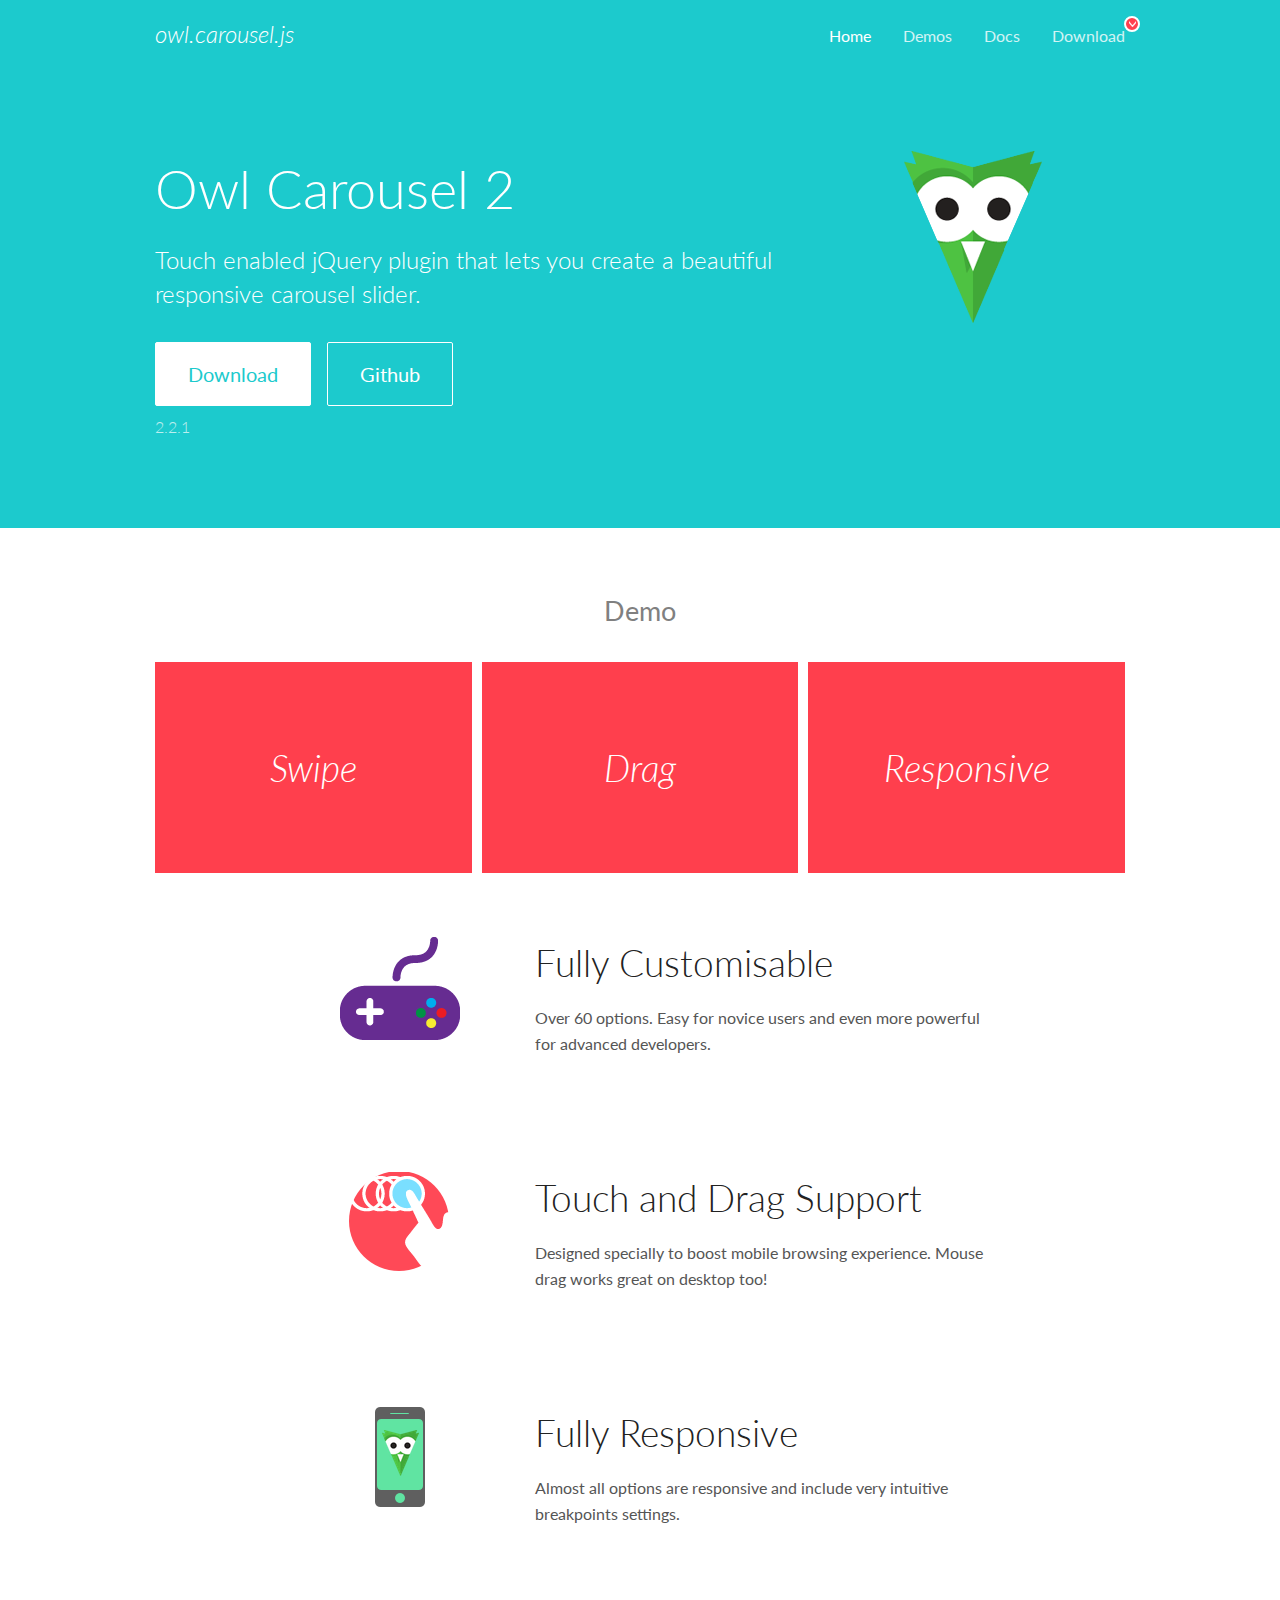
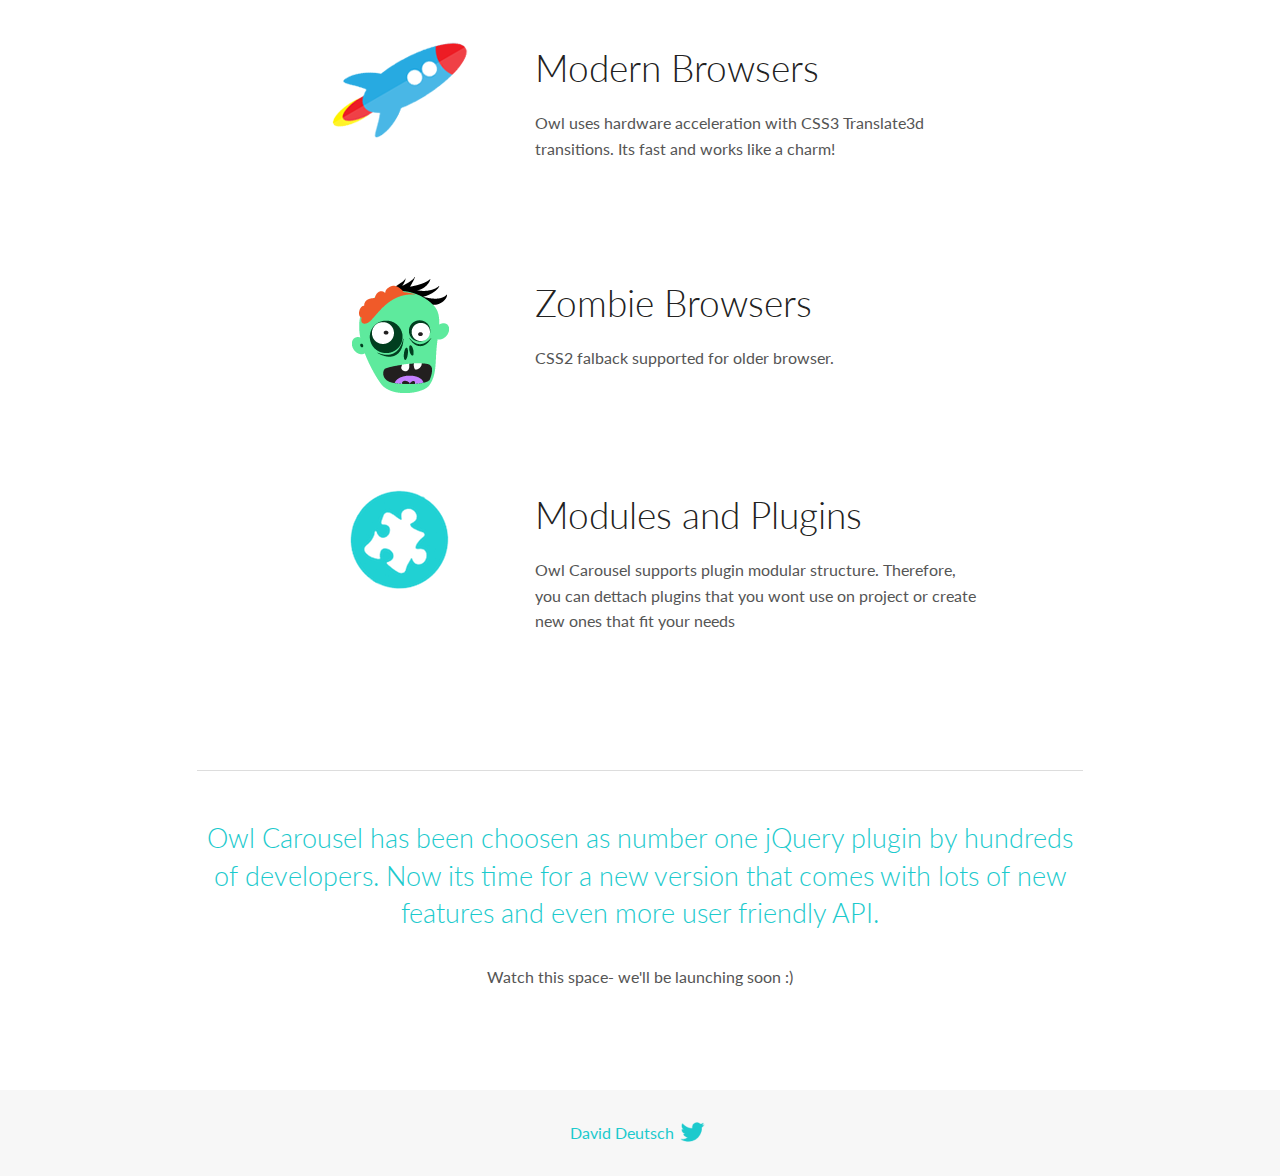
<file: assets/lib/owl.carousel/docs/index.html>
<!DOCTYPE html>
<html lang="en">
  <head>

    <!-- head -->
    <meta charset="utf-8">
    <meta name="msapplication-tap-highlight" content="no" />
    <meta name="viewport" content="width=device-width, initial-scale=1.0" />
    <meta name="description" content="Touch enabled jQuery plugin that lets you create beautiful responsive carousel slider.">
    <meta name="author" content="David Deutsch">
    <title>
      Home | Owl Carousel | 2.2.1
    </title>

    <!-- Stylesheets -->
    <link href='https://fonts.googleapis.com/css?family=Lato:300,400,700,400italic,300italic' rel='stylesheet' type='text/css'>
    <link rel="stylesheet" href="assets/css/docs.theme.min.css">

    <!-- Owl Stylesheets -->
    <link rel="stylesheet" href="assets/owlcarousel/assets/owl.carousel.min.css">
    <link rel="stylesheet" href="assets/owlcarousel/assets/owl.theme.default.min.css">

    <!-- HTML5 shim and Respond.js IE8 support of HTML5 elements and media queries -->

    <!--[if lt IE 9]>
      <script src="https://oss.maxcdn.com/libs/html5shiv/3.7.0/html5shiv.js"></script>
      <script src="https://oss.maxcdn.com/libs/respond.js/1.3.0/respond.min.js"></script>
    <![endif]-->

    <!-- Favicons -->
    <link rel="apple-touch-icon-precomposed" sizes="144x144" href="assets/ico/apple-touch-icon-144-precomposed.png">
    <link rel="shortcut icon" href="assets/ico/favicon.png">
    <link rel="shortcut icon" href="favicon.ico">

    <!-- Yeah i know js should not be in header. Its required for demos.-->

    <!-- javascript -->
    <script src="assets/vendors/jquery.min.js"></script>
    <script src="assets/owlcarousel/owl.carousel.js"></script>
  </head>
  <body>

    <!-- header -->
    <header class="header">
      <div class="row">
        <div class="large-12 columns">
          <div class="brand left">
            <h3>
              <a href="/OwlCarousel2/">owl.carousel.js</a> 
            </h3>
          </div>
          <a id="toggle-nav" class="right">
            <span></span> <span></span> <span></span> 
          </a> 
          <div class="nav-bar">
            <ul class="clearfix">
              <li class="active">
                <a href="/OwlCarousel2/index.html">Home</a> 
              </li>
              <li> <a href="/OwlCarousel2/demos/demos.html">Demos</a>  </li>
              <li> <a href="/OwlCarousel2/docs/started-welcome.html">Docs</a>  </li>
              <li>
                <a href="https://github.com/OwlCarousel2/OwlCarousel2/archive/2.2.1.zip">Download</a> 
                <span class="download"></span> 
              </li>
            </ul>
          </div>
        </div>
      </div>
    </header>

    <!-- home panel -->
    <section id="hero">
      <div class="row">
        <div class="large-8 medium-8 columns">
          <h1>Owl Carousel 2</h1>
          <h4>Touch enabled jQuery plugin that lets you create a beautiful responsive carousel slider.</h4>
          <a href="https://github.com/OwlCarousel2/OwlCarousel2/archive/2.2.1.zip" class="hero-button">Download</a> 
          <a href="https://github.com/OwlCarousel2/OwlCarousel2" class="hero-button outline">Github</a> 
          <p>2.2.1</p>
        </div>
        <div class="large-4 medium-4 columns">
          <img class="owl-logo" src="assets/img/owl-logo.png" alt="mr. Owl">
        </div>
      </div>
    </section>

    <!-- body -->
    <div class="home-demo">
      <div class="row">
        <div class="large-12 columns">
          <h3>Demo</h3>
          <div class="owl-carousel">
            <div class="item">
              <h2>Swipe</h2>
            </div>
            <div class="item">
              <h2>Drag</h2>
            </div>
            <div class="item">
              <h2>Responsive</h2>
            </div>
            <div class="item">
              <h2>CSS3</h2>
            </div>
            <div class="item">
              <h2>Fast</h2>
            </div>
            <div class="item">
              <h2>Easy</h2>
            </div>
            <div class="item">
              <h2>Free</h2>
            </div>
            <div class="item">
              <h2>Upgradable</h2>
            </div>
            <div class="item">
              <h2>Tons of options</h2>
            </div>
            <div class="item">
              <h2>Infinity</h2>
            </div>
            <div class="item">
              <h2>Auto Width</h2>
            </div>
          </div>
        </div>
      </div>
    </div>
    <script>
      var owl = $('.owl-carousel');
      owl.owlCarousel({
        margin: 10,
        loop: true,
        responsive: {
          0: {
            items: 1
          },
          600: {
            items: 2
          },
          1000: {
            items: 3
          }
        }
      })
    </script>

    <!-- features -->
    <div id="features">
      <div class="row">
        <div class="small-12 medium-9 small-centered columns">
          <section class="row feature">
            <div class="medium-4 small-12 columns">
              <img src="assets/img/feature-options.png" alt="">
            </div>
            <div class="medium-8 small-12 columns">
              <h2>Fully Customisable</h2>
              <p>Over 60 options. Easy for novice users and even more powerful for advanced developers.</p>
            </div>
          </section>
          <section class="row feature">
            <div class="medium-4 small-12 columns">
              <img src="assets/img/feature-drag.png" alt="">
            </div>
            <div class="medium-8 small-12 columns">
              <h2>Touch and Drag Support</h2>
              <p>Designed specially to boost mobile browsing experience. Mouse drag works great on desktop too!</p>
            </div>
          </section>
          <section class="row feature">
            <div class="medium-4 small-12 columns">
              <img src="assets/img/feature-responsive.png" alt="">
            </div>
            <div class="medium-8 small-12 columns">
              <h2>Fully Responsive</h2>
              <p>Almost all options are responsive and include very intuitive breakpoints settings.</p>
            </div>
          </section>
          <section class="row feature">
            <div class="medium-4 small-12 columns">
              <img src="assets/img/feature-modern.png" alt="">
            </div>
            <div class="medium-8 small-12 columns">
              <h2>Modern Browsers</h2>
              <p>Owl uses hardware acceleration with CSS3 Translate3d transitions. Its fast and works like a charm! </p>
            </div>
          </section>
          <section class="row feature">
            <div class="medium-4 small-12 columns">
              <img src="assets/img/feature-zombie.png" alt="">
            </div>
            <div class="medium-8 small-12 columns">
              <h2>Zombie Browsers</h2>
              <p>CSS2 falback supported for older browser.</p>
            </div>
          </section>
          <section class="row feature">
            <div class="medium-4 small-12 columns">
              <img src="assets/img/feature-module.png" alt="">
            </div>
            <div class="medium-8 small-12 columns">
              <h2>Modules and Plugins</h2>
              <p>Owl Carousel supports plugin modular structure. Therefore, you can dettach plugins that you wont use on project or create new ones that fit your needs</p>
            </div>
          </section>
        </div>
      </div>
    </div>

    <!-- footer -->
    <section id="teaser-text">
      <div class="row">
        <div class="small-12 medium-11 small-centered columns">
          <hr>
          <h3 id="owl-carousel-has-been-choosen-as-number-one-jquery-plugin-by-hundreds-of-developers-now-its-time-for-a-new-version-that-comes-with-lots-of-new-features-and-even-more-user-friendly-api-">Owl Carousel has been choosen as number one jQuery plugin by hundreds of developers. Now its time for a new version that comes with lots of new features and even more user friendly API.</h3>
          <p>Watch this space- we&#39;ll be launching soon :)</p>
        </div>
      </div>
    </section>

    <!-- footer -->
    <footer class="footer">
      <div class="row">
        <div class="large-12 columns">
          <h5>
            <a href="/OwlCarousel2/docs/support-contact.html">David Deutsch</a> 
            <a id="custom-tweet-button" href="https://twitter.com/share?url=https://github.com/OwlCarousel2/OwlCarousel2&text=Owl Carousel - This is so awesome! " target="_blank"></a> 
          </h5>
        </div>
      </div>
    </footer>

    <!-- vendors -->
    <script src="assets/vendors/highlight.js"></script>
    <script src="assets/js/app.js"></script>
  </body>
</html>
</file>
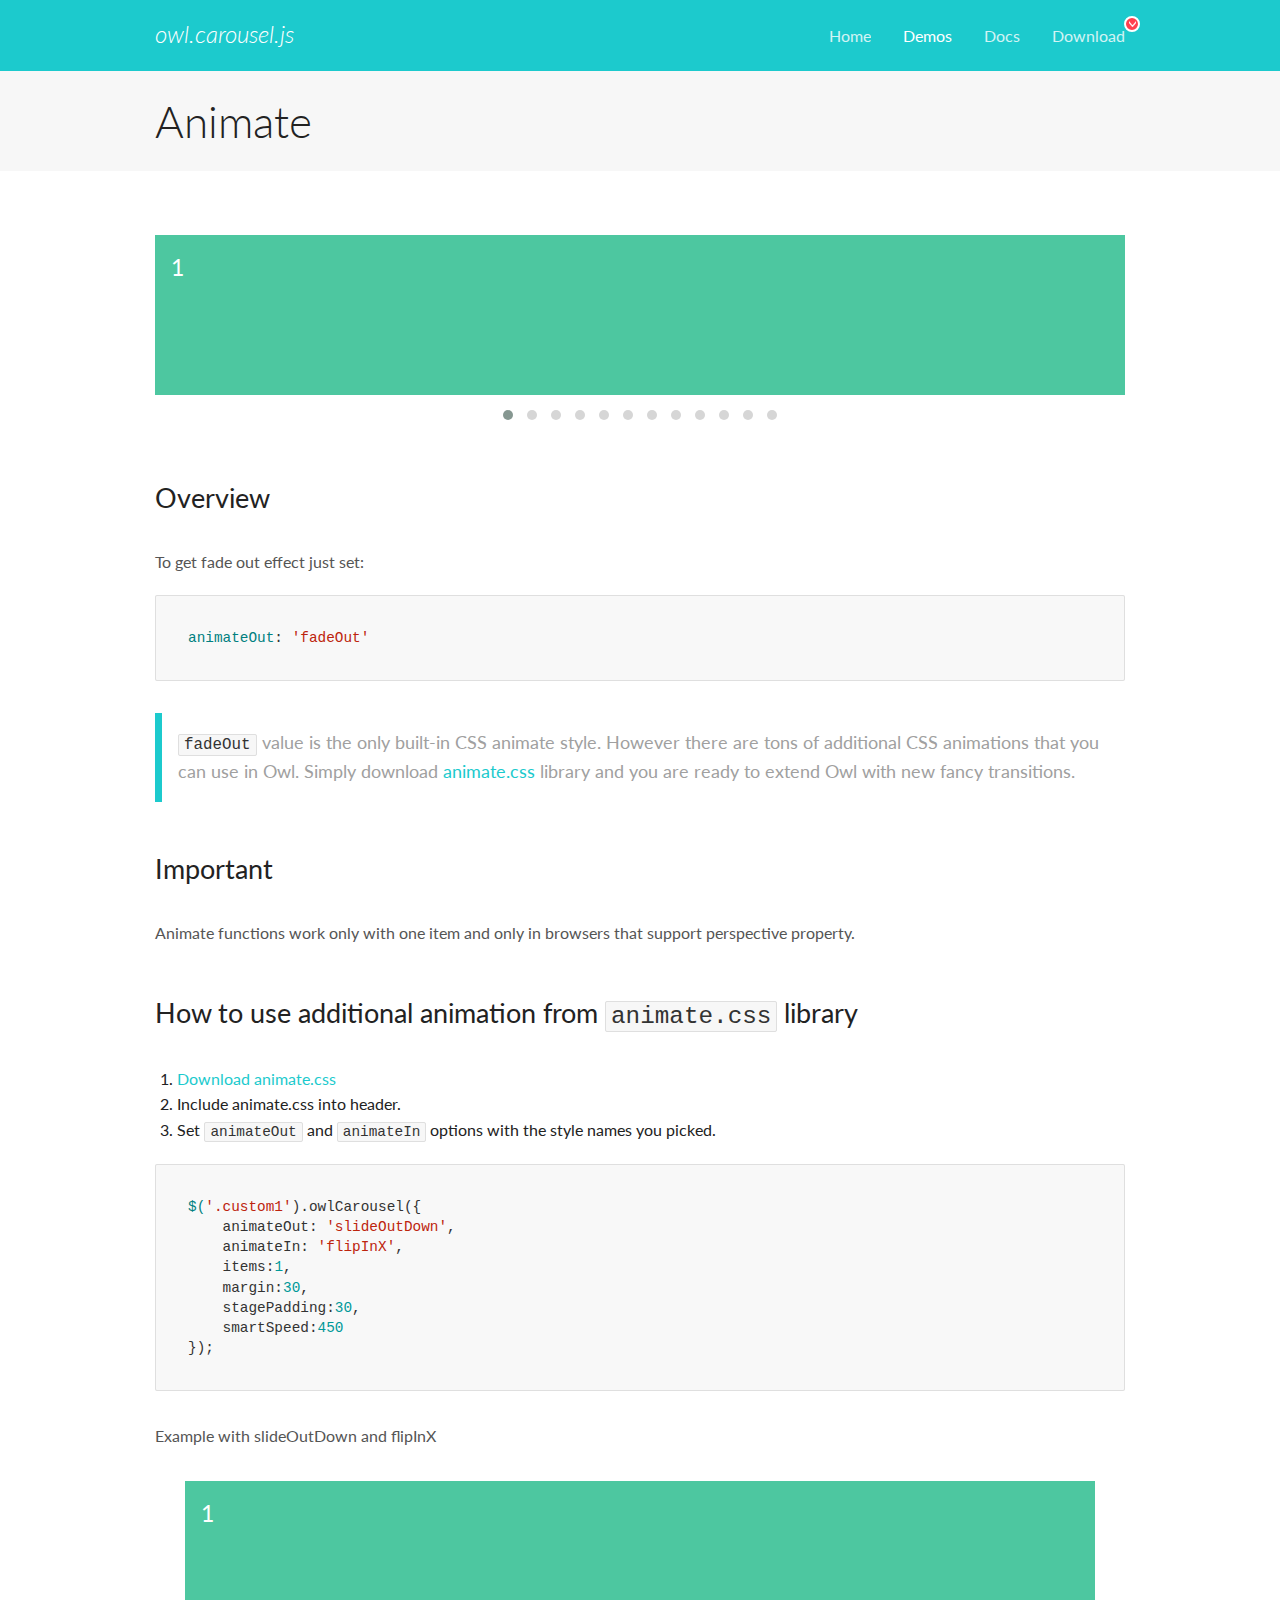
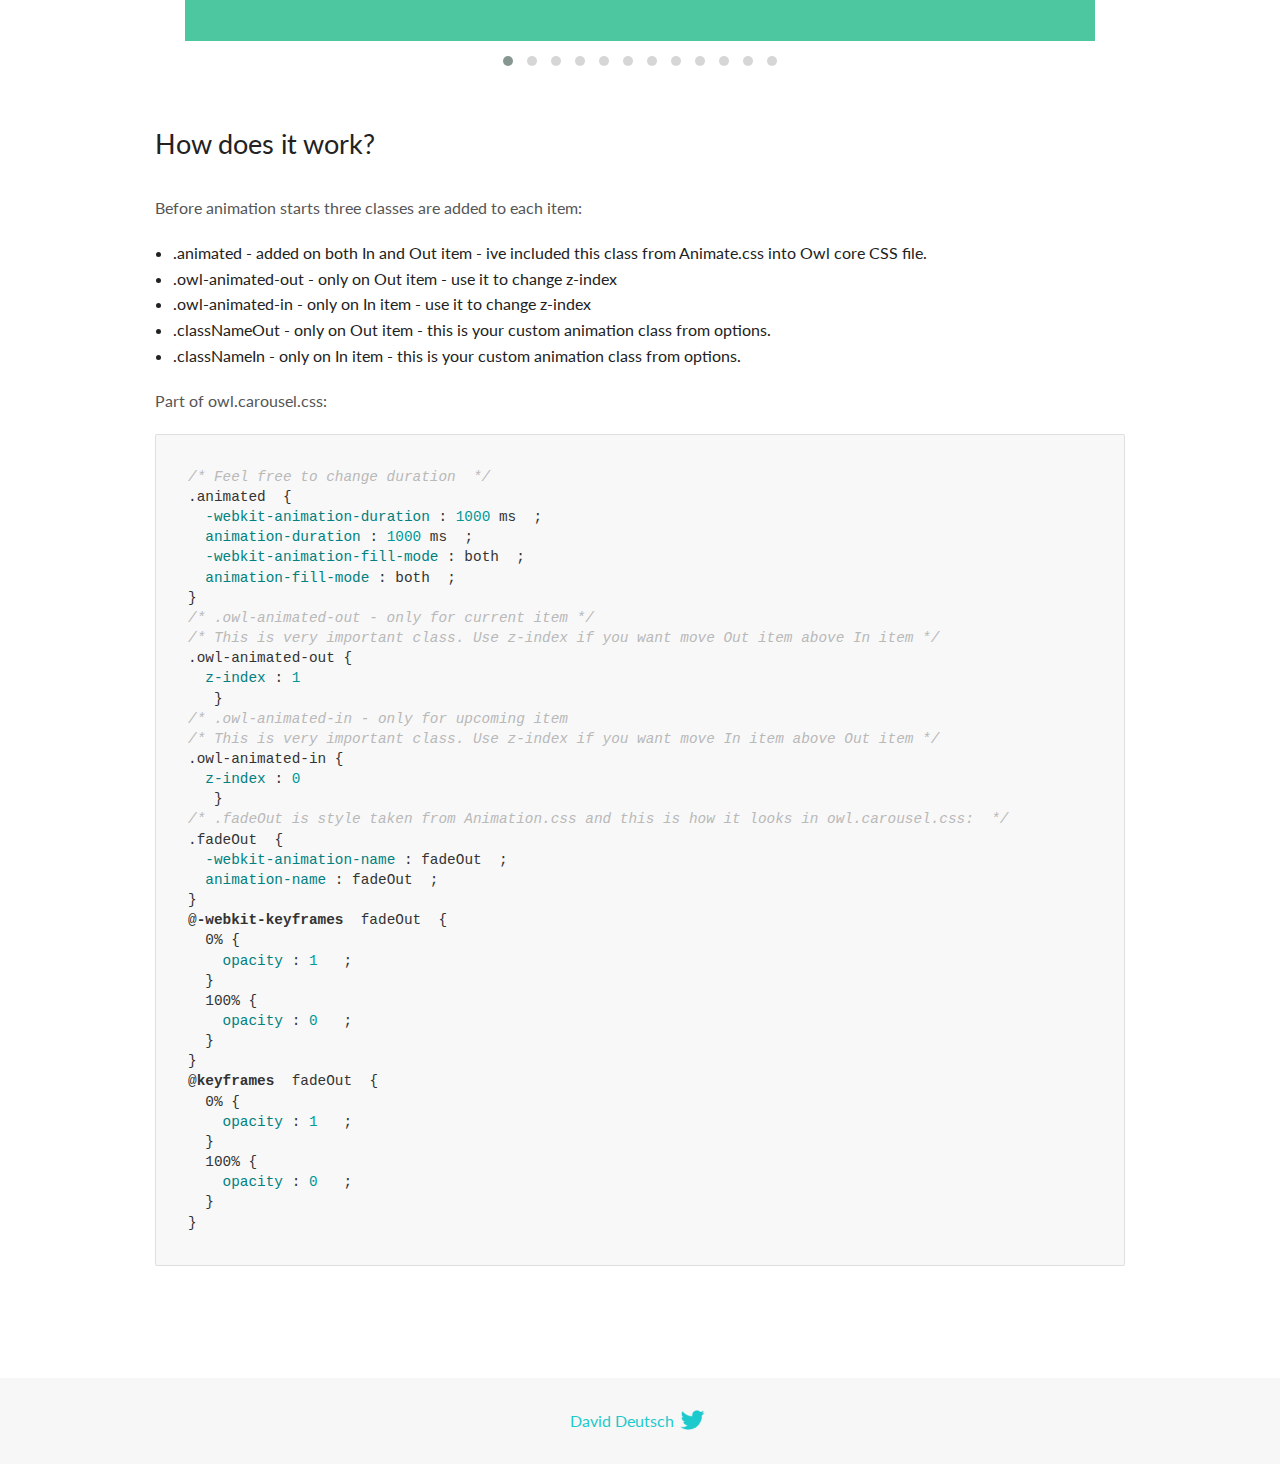
<file: assets/lib/owl.carousel/docs/demos/animate.html>
<!DOCTYPE html>
<html lang="en">
  <head>

    <!-- head -->
    <meta charset="utf-8">
    <meta name="msapplication-tap-highlight" content="no" />
    <meta name="viewport" content="width=device-width, initial-scale=1.0" />
    <meta name="description" content="Animate carousel">
    <meta name="author" content="David Deutsch">
    <title>
      Animate Demo | Owl Carousel | 2.2.1
    </title>

    <!-- Stylesheets -->
    <link href='https://fonts.googleapis.com/css?family=Lato:300,400,700,400italic,300italic' rel='stylesheet' type='text/css'>
    <link rel="stylesheet" href="../assets/css/docs.theme.min.css">

    <!-- Owl Stylesheets -->
    <link rel="stylesheet" href="../assets/owlcarousel/assets/owl.carousel.min.css">
    <link rel="stylesheet" href="../assets/owlcarousel/assets/owl.theme.default.min.css">

    <!-- HTML5 shim and Respond.js IE8 support of HTML5 elements and media queries -->

    <!--[if lt IE 9]>
      <script src="https://oss.maxcdn.com/libs/html5shiv/3.7.0/html5shiv.js"></script>
      <script src="https://oss.maxcdn.com/libs/respond.js/1.3.0/respond.min.js"></script>
    <![endif]-->

    <!-- Favicons -->
    <link rel="apple-touch-icon-precomposed" sizes="144x144" href="../assets/ico/apple-touch-icon-144-precomposed.png">
    <link rel="shortcut icon" href="../assets/ico/favicon.png">
    <link rel="shortcut icon" href="favicon.ico">

    <!-- Yeah i know js should not be in header. Its required for demos.-->

    <!-- javascript -->
    <script src="../assets/vendors/jquery.min.js"></script>
    <script src="../assets/owlcarousel/owl.carousel.js"></script>
  </head>
  <body>

    <!-- header -->
    <header class="header">
      <div class="row">
        <div class="large-12 columns">
          <div class="brand left">
            <h3>
              <a href="/OwlCarousel2/">owl.carousel.js</a> 
            </h3>
          </div>
          <a id="toggle-nav" class="right">
            <span></span> <span></span> <span></span> 
          </a> 
          <div class="nav-bar">
            <ul class="clearfix">
              <li> <a href="/OwlCarousel2/index.html">Home</a>  </li>
              <li class="active">
                <a href="/OwlCarousel2/demos/demos.html">Demos</a> 
              </li>
              <li> <a href="/OwlCarousel2/docs/started-welcome.html">Docs</a>  </li>
              <li>
                <a href="https://github.com/OwlCarousel2/OwlCarousel2/archive/2.2.1.zip">Download</a> 
                <span class="download"></span> 
              </li>
            </ul>
          </div>
        </div>
      </div>
    </header>

    <!-- title -->
    <section class="title">
      <div class="row">
        <div class="large-12 columns">
          <h1>Animate</h1>
        </div>
      </div>
    </section>

    <!--  Demos -->
    <section id="demos">
      <div class="row">
        <div class="large-12 columns">
          <div class="fadeOut owl-carousel owl-theme">
            <div class="item">
              <h4>1</h4>
            </div>
            <div class="item">
              <h4>2</h4>
            </div>
            <div class="item">
              <h4>3</h4>
            </div>
            <div class="item">
              <h4>4</h4>
            </div>
            <div class="item">
              <h4>5</h4>
            </div>
            <div class="item">
              <h4>6</h4>
            </div>
            <div class="item">
              <h4>7</h4>
            </div>
            <div class="item">
              <h4>8</h4>
            </div>
            <div class="item">
              <h4>9</h4>
            </div>
            <div class="item">
              <h4>10</h4>
            </div>
            <div class="item">
              <h4>11</h4>
            </div>
            <div class="item">
              <h4>12</h4>
            </div>
          </div>
          <h3 id="overview">Overview</h3>
          <p>To get fade out effect just set:</p>
          <pre><code>animateOut: &#39;fadeOut&#39;</code></pre>
          <blockquote>
            <p><code>fadeOut</code> value is the only built-in CSS animate style. However there are tons of additional CSS animations that you can use in Owl. Simply download
              <a href="https://daneden.github.io/animate.css/">animate.css</a>  library and you are ready to extend Owl with new fancy transitions.</p>
          </blockquote>
          <h3 id="important">Important</h3>
          <p>Animate functions work only with one item and only in browsers that support perspective property.</p>
          <h3 id="how-to-use-additional-animation-from-animate-css-library">How to use additional animation from <code>animate.css</code> library</h3>
          <ol>
            <li> <a href="https://daneden.github.io/animate.css/">Download animate.css</a>  </li>
            <li>Include animate.css into header.</li>
            <li>Set <code>animateOut</code> and <code>animateIn</code> options with the style names you picked.</li>
          </ol>
          <pre><code>$(&#39;.custom1&#39;).owlCarousel({
    animateOut: &#39;slideOutDown&#39;,
    animateIn: &#39;flipInX&#39;,
    items:1,
    margin:30,
    stagePadding:30,
    smartSpeed:450
});</code></pre>
          <p>Example with slideOutDown and flipInX</p>
          <div class="custom1 owl-carousel owl-theme">
            <div class="item">
              <h4>1</h4>
            </div>
            <div class="item">
              <h4>2</h4>
            </div>
            <div class="item">
              <h4>3</h4>
            </div>
            <div class="item">
              <h4>4</h4>
            </div>
            <div class="item">
              <h4>5</h4>
            </div>
            <div class="item">
              <h4>6</h4>
            </div>
            <div class="item">
              <h4>7</h4>
            </div>
            <div class="item">
              <h4>8</h4>
            </div>
            <div class="item">
              <h4>9</h4>
            </div>
            <div class="item">
              <h4>10</h4>
            </div>
            <div class="item">
              <h4>11</h4>
            </div>
            <div class="item">
              <h4>12</h4>
            </div>
          </div>
          <h3 id="how-does-it-work-">How does it work?</h3>
          <p>Before animation starts three classes are added to each item:</p>
          <ul>
            <li>.animated - added on both In and Out item - ive included this class from Animate.css into Owl core CSS file.</li>
            <li>.owl-animated-out - only on Out item - use it to change z-index</li>
            <li>.owl-animated-in - only on In item - use it to change z-index</li>
            <li>.classNameOut - only on Out item - this is your custom animation class from options.</li>
            <li>.classNameIn - only on In item - this is your custom animation class from options.</li>
          </ul>
          <p>Part of owl.carousel.css:</p>
          <pre><code class="language-css"><span class="comment">/* Feel free to change duration  */</span> 
<span class="class">.animated</span>  <span class="rules">{
  <span class="rule"><span class="attribute">-webkit-animation-duration</span> :<span class="value"> <span class="number">1000</span> ms</span> </span> ;
  <span class="rule"><span class="attribute">animation-duration</span> :<span class="value"> <span class="number">1000</span> ms</span> </span> ;
  <span class="rule"><span class="attribute">-webkit-animation-fill-mode</span> :<span class="value"> both</span> </span> ;
  <span class="rule"><span class="attribute">animation-fill-mode</span> :<span class="value"> both</span> </span> ;
<span class="rule">}</span> </span> 
<span class="comment">/* .owl-animated-out - only for current item */</span> 
<span class="comment">/* This is very important class. Use z-index if you want move Out item above In item */</span> 
<span class="class">.owl-animated-out</span> <span class="rules">{
  <span class="rule"><span class="attribute">z-index</span> :<span class="value"> <span class="number">1</span> 
</span> </span> </span> }
<span class="comment">/* .owl-animated-in - only for upcoming item
/* This is very important class. Use z-index if you want move In item above Out item */</span> 
<span class="class">.owl-animated-in</span> <span class="rules">{
  <span class="rule"><span class="attribute">z-index</span> :<span class="value"> <span class="number">0</span> 
</span> </span> </span> }
<span class="comment">/* .fadeOut is style taken from Animation.css and this is how it looks in owl.carousel.css:  */</span> 
<span class="class">.fadeOut</span>  <span class="rules">{
  <span class="rule"><span class="attribute">-webkit-animation-name</span> :<span class="value"> fadeOut</span> </span> ;
  <span class="rule"><span class="attribute">animation-name</span> :<span class="value"> fadeOut</span> </span> ;
<span class="rule">}</span> </span> 
<span class="at_rule">@<span class="keyword">-webkit-keyframes</span>  fadeOut </span> {
  0% <span class="rules">{
    <span class="rule"><span class="attribute">opacity</span> :<span class="value"> <span class="number">1</span> </span> </span> ;
  <span class="rule">}</span> </span> 
  100% <span class="rules">{
    <span class="rule"><span class="attribute">opacity</span> :<span class="value"> <span class="number">0</span> </span> </span> ;
  <span class="rule">}</span> </span> 
}
<span class="at_rule">@<span class="keyword">keyframes</span>  fadeOut </span> {
  0% <span class="rules">{
    <span class="rule"><span class="attribute">opacity</span> :<span class="value"> <span class="number">1</span> </span> </span> ;
  <span class="rule">}</span> </span> 
  100% <span class="rules">{
    <span class="rule"><span class="attribute">opacity</span> :<span class="value"> <span class="number">0</span> </span> </span> ;
  <span class="rule">}</span> </span> 
}</code></pre>
          <link rel="stylesheet" href="../assets/css/animate.css">
          <script>
            jQuery(document).ready(function($) {
              $('.fadeOut').owlCarousel({
                items: 1,
                animateOut: 'fadeOut',
                loop: true,
                margin: 10,
              });
              $('.custom1').owlCarousel({
                animateOut: 'slideOutDown',
                animateIn: 'flipInX',
                items: 1,
                margin: 30,
                stagePadding: 30,
                smartSpeed: 450
              });
            });
          </script>
        </div>
      </div>
    </section>

    <!-- footer -->
    <footer class="footer">
      <div class="row">
        <div class="large-12 columns">
          <h5>
            <a href="/OwlCarousel2/docs/support-contact.html">David Deutsch</a> 
            <a id="custom-tweet-button" href="https://twitter.com/share?url=https://github.com/OwlCarousel2/OwlCarousel2&text=Owl Carousel - This is so awesome! " target="_blank"></a> 
          </h5>
        </div>
      </div>
    </footer>

    <!-- vendors -->
    <script src="../assets/vendors/highlight.js"></script>
    <script src="../assets/js/app.js"></script>
  </body>
</html>
</file>
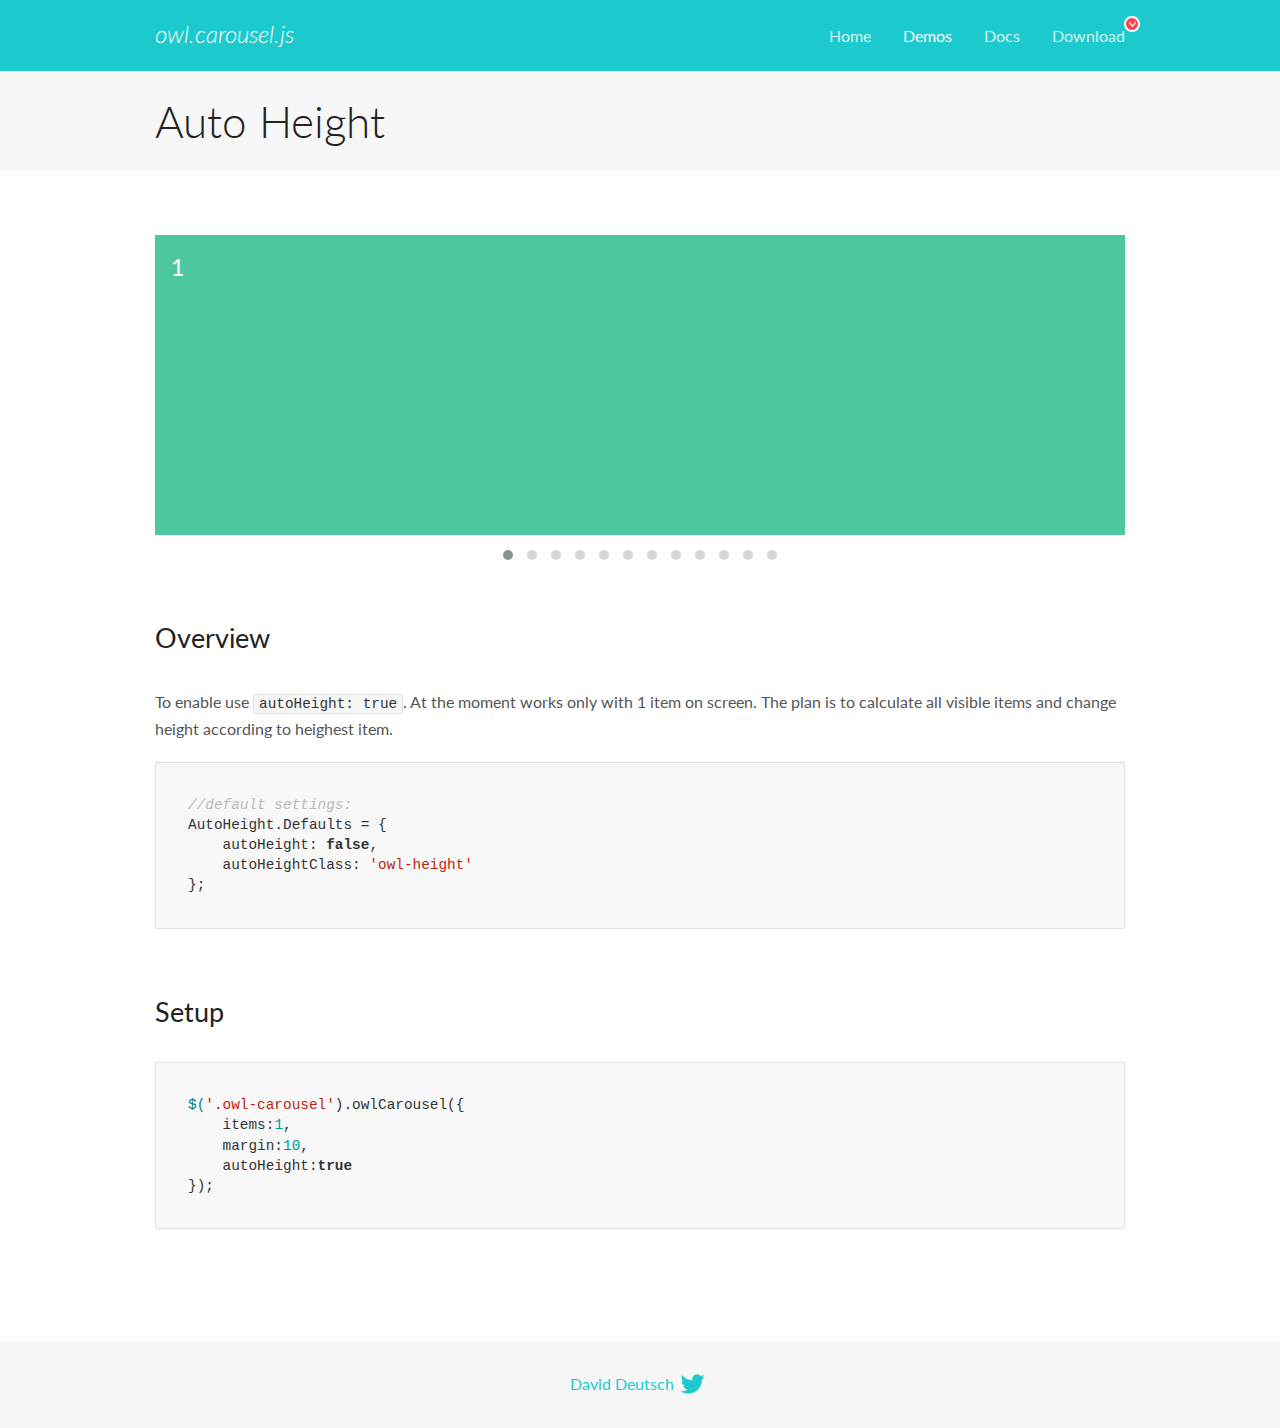
<file: assets/lib/owl.carousel/docs/demos/autoheight.html>
<!DOCTYPE html>
<html lang="en">
  <head>

    <!-- head -->
    <meta charset="utf-8">
    <meta name="msapplication-tap-highlight" content="no" />
    <meta name="viewport" content="width=device-width, initial-scale=1.0" />
    <meta name="description" content="autoHeight usage demo">
    <meta name="author" content="David Deutsch">
    <title>
      Auto Height Demo | Owl Carousel | 2.2.1
    </title>

    <!-- Stylesheets -->
    <link href='https://fonts.googleapis.com/css?family=Lato:300,400,700,400italic,300italic' rel='stylesheet' type='text/css'>
    <link rel="stylesheet" href="../assets/css/docs.theme.min.css">

    <!-- Owl Stylesheets -->
    <link rel="stylesheet" href="../assets/owlcarousel/assets/owl.carousel.min.css">
    <link rel="stylesheet" href="../assets/owlcarousel/assets/owl.theme.default.min.css">

    <!-- HTML5 shim and Respond.js IE8 support of HTML5 elements and media queries -->

    <!--[if lt IE 9]>
      <script src="https://oss.maxcdn.com/libs/html5shiv/3.7.0/html5shiv.js"></script>
      <script src="https://oss.maxcdn.com/libs/respond.js/1.3.0/respond.min.js"></script>
    <![endif]-->

    <!-- Favicons -->
    <link rel="apple-touch-icon-precomposed" sizes="144x144" href="../assets/ico/apple-touch-icon-144-precomposed.png">
    <link rel="shortcut icon" href="../assets/ico/favicon.png">
    <link rel="shortcut icon" href="favicon.ico">

    <!-- Yeah i know js should not be in header. Its required for demos.-->

    <!-- javascript -->
    <script src="../assets/vendors/jquery.min.js"></script>
    <script src="../assets/owlcarousel/owl.carousel.js"></script>
  </head>
  <body>

    <!-- header -->
    <header class="header">
      <div class="row">
        <div class="large-12 columns">
          <div class="brand left">
            <h3>
              <a href="/OwlCarousel2/">owl.carousel.js</a> 
            </h3>
          </div>
          <a id="toggle-nav" class="right">
            <span></span> <span></span> <span></span> 
          </a> 
          <div class="nav-bar">
            <ul class="clearfix">
              <li> <a href="/OwlCarousel2/index.html">Home</a>  </li>
              <li class="active">
                <a href="/OwlCarousel2/demos/demos.html">Demos</a> 
              </li>
              <li> <a href="/OwlCarousel2/docs/started-welcome.html">Docs</a>  </li>
              <li>
                <a href="https://github.com/OwlCarousel2/OwlCarousel2/archive/2.2.1.zip">Download</a> 
                <span class="download"></span> 
              </li>
            </ul>
          </div>
        </div>
      </div>
    </header>

    <!-- title -->
    <section class="title">
      <div class="row">
        <div class="large-12 columns">
          <h1>Auto Height</h1>
        </div>
      </div>
    </section>

    <!--  Demos -->
    <section id="demos">
      <div class="row">
        <div class="large-12 columns">
          <div class="owl-carousel owl-theme">
            <div class="item" style="height:300px">
              <h4>1</h4>
            </div>
            <div class="item" style="height:100px">
              <h4>2</h4>
            </div>
            <div class="item" style="height:500px">
              <h4>3</h4>
            </div>
            <div class="item" style="height:250px">
              <h4>4</h4>
            </div>
            <div class="item" style="height:400px">
              <h4>5</h4>
            </div>
            <div class="item" style="height:500px">
              <h4>6</h4>
            </div>
            <div class="item" style="height:600px">
              <h4>7</h4>
            </div>
            <div class="item" style="height:400px">
              <h4>8</h4>
            </div>
            <div class="item" style="height:300px">
              <h4>9</h4>
            </div>
            <div class="item" style="height:350px">
              <h4>10</h4>
            </div>
            <div class="item" style="height:200px">
              <h4>11</h4>
            </div>
            <div class="item" style="height:150px">
              <h4>12</h4>
            </div>
          </div>
          <h3 id="overview">Overview</h3>
          <p>To enable use <code>autoHeight: true</code>. At the moment works only with 1 item on screen. The plan is to calculate all visible items and change height according to heighest item.</p>
          <pre><code>//default settings:
AutoHeight.Defaults = {
    autoHeight: false,
    autoHeightClass: &#39;owl-height&#39;
};</code></pre>
          <h3 id="setup">Setup</h3>
          <pre><code>$(&#39;.owl-carousel&#39;).owlCarousel({
    items:1,
    margin:10,
    autoHeight:true
});</code></pre>
          <script>
            $(document).ready(function() {
              $('.owl-carousel').owlCarousel({
                items: 1,
                margin: 10,
                autoHeight: true
              });
            })
          </script>
        </div>
      </div>
    </section>

    <!-- footer -->
    <footer class="footer">
      <div class="row">
        <div class="large-12 columns">
          <h5>
            <a href="/OwlCarousel2/docs/support-contact.html">David Deutsch</a> 
            <a id="custom-tweet-button" href="https://twitter.com/share?url=https://github.com/OwlCarousel2/OwlCarousel2&text=Owl Carousel - This is so awesome! " target="_blank"></a> 
          </h5>
        </div>
      </div>
    </footer>

    <!-- vendors -->
    <script src="../assets/vendors/highlight.js"></script>
    <script src="../assets/js/app.js"></script>
  </body>
</html>
</file>
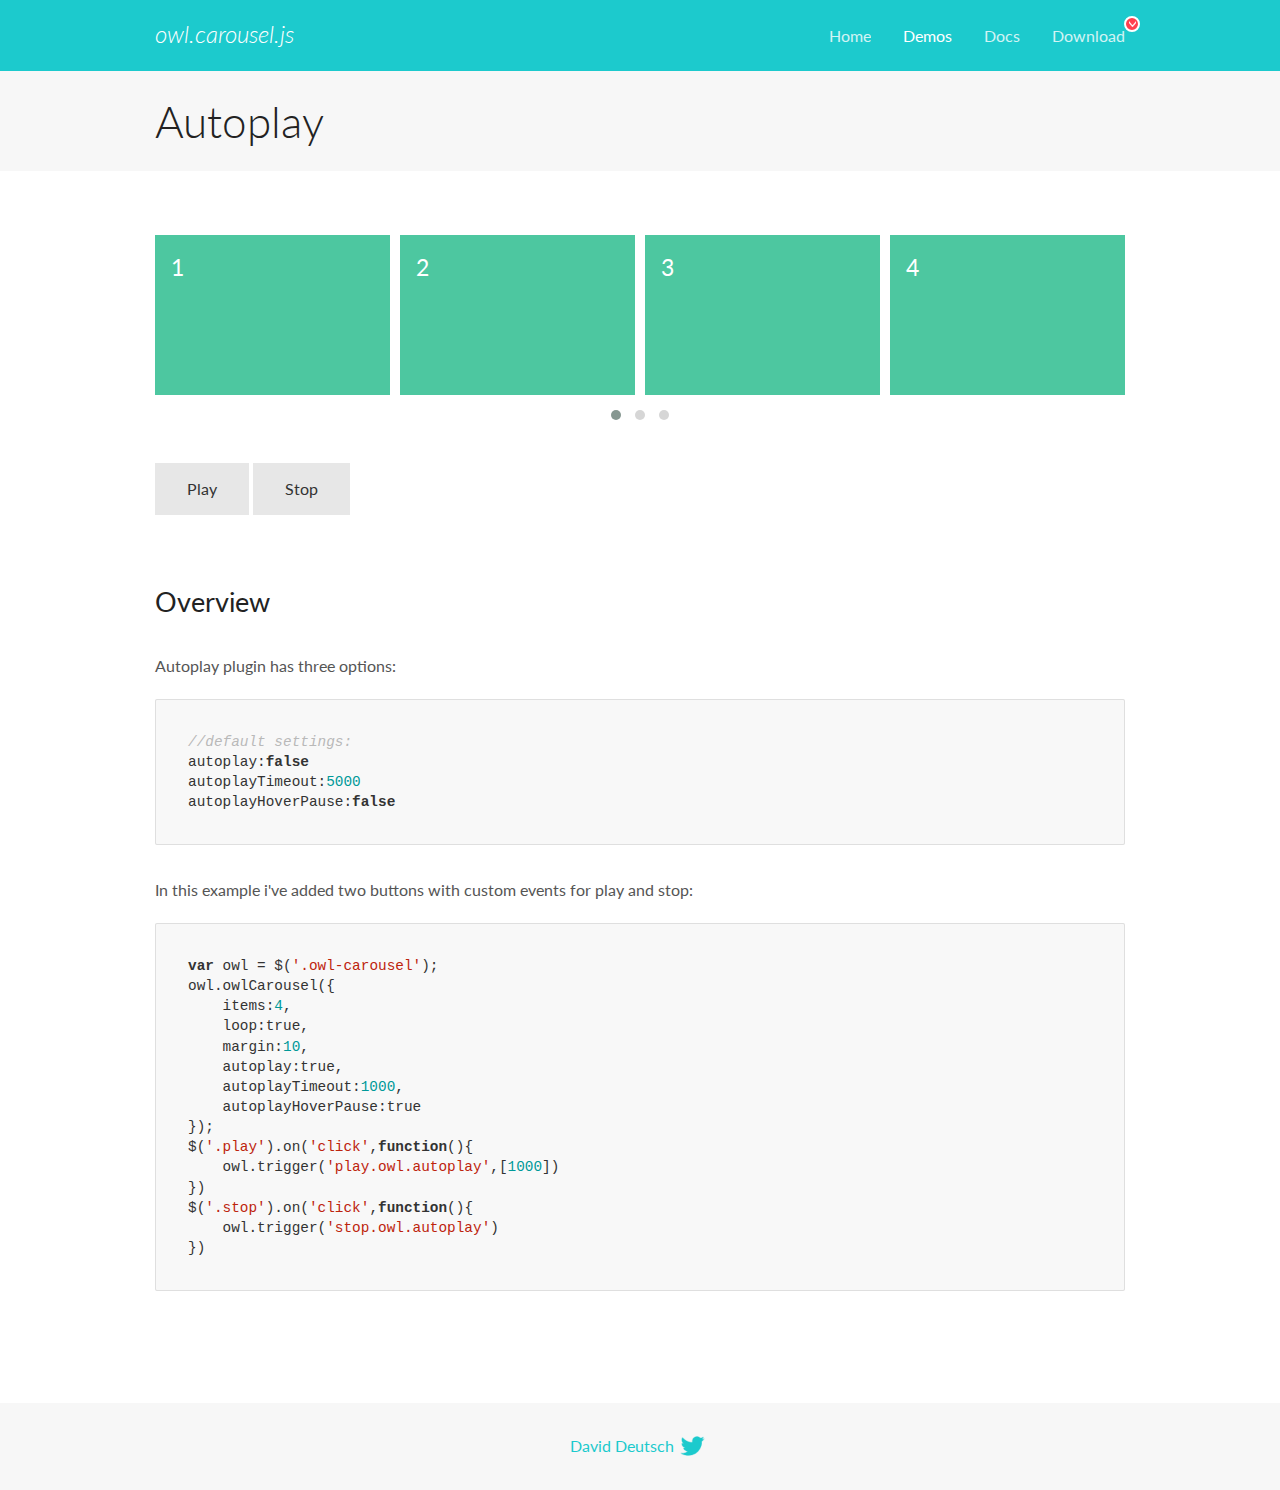
<file: assets/lib/owl.carousel/docs/demos/autoplay.html>
<!DOCTYPE html>
<html lang="en">
  <head>

    <!-- head -->
    <meta charset="utf-8">
    <meta name="msapplication-tap-highlight" content="no" />
    <meta name="viewport" content="width=device-width, initial-scale=1.0" />
    <meta name="description" content="Autoplay usage demo">
    <meta name="author" content="David Deutsch">
    <title>
      Autoplay Demo | Owl Carousel | 2.2.1
    </title>

    <!-- Stylesheets -->
    <link href='https://fonts.googleapis.com/css?family=Lato:300,400,700,400italic,300italic' rel='stylesheet' type='text/css'>
    <link rel="stylesheet" href="../assets/css/docs.theme.min.css">

    <!-- Owl Stylesheets -->
    <link rel="stylesheet" href="../assets/owlcarousel/assets/owl.carousel.min.css">
    <link rel="stylesheet" href="../assets/owlcarousel/assets/owl.theme.default.min.css">

    <!-- HTML5 shim and Respond.js IE8 support of HTML5 elements and media queries -->

    <!--[if lt IE 9]>
      <script src="https://oss.maxcdn.com/libs/html5shiv/3.7.0/html5shiv.js"></script>
      <script src="https://oss.maxcdn.com/libs/respond.js/1.3.0/respond.min.js"></script>
    <![endif]-->

    <!-- Favicons -->
    <link rel="apple-touch-icon-precomposed" sizes="144x144" href="../assets/ico/apple-touch-icon-144-precomposed.png">
    <link rel="shortcut icon" href="../assets/ico/favicon.png">
    <link rel="shortcut icon" href="favicon.ico">

    <!-- Yeah i know js should not be in header. Its required for demos.-->

    <!-- javascript -->
    <script src="../assets/vendors/jquery.min.js"></script>
    <script src="../assets/owlcarousel/owl.carousel.js"></script>
  </head>
  <body>

    <!-- header -->
    <header class="header">
      <div class="row">
        <div class="large-12 columns">
          <div class="brand left">
            <h3>
              <a href="/OwlCarousel2/">owl.carousel.js</a> 
            </h3>
          </div>
          <a id="toggle-nav" class="right">
            <span></span> <span></span> <span></span> 
          </a> 
          <div class="nav-bar">
            <ul class="clearfix">
              <li> <a href="/OwlCarousel2/index.html">Home</a>  </li>
              <li class="active">
                <a href="/OwlCarousel2/demos/demos.html">Demos</a> 
              </li>
              <li> <a href="/OwlCarousel2/docs/started-welcome.html">Docs</a>  </li>
              <li>
                <a href="https://github.com/OwlCarousel2/OwlCarousel2/archive/2.2.1.zip">Download</a> 
                <span class="download"></span> 
              </li>
            </ul>
          </div>
        </div>
      </div>
    </header>

    <!-- title -->
    <section class="title">
      <div class="row">
        <div class="large-12 columns">
          <h1>Autoplay</h1>
        </div>
      </div>
    </section>

    <!--  Demos -->
    <section id="demos">
      <div class="row">
        <div class="large-12 columns">
          <div class="owl-carousel owl-theme">
            <div class="item">
              <h4>1</h4>
            </div>
            <div class="item">
              <h4>2</h4>
            </div>
            <div class="item">
              <h4>3</h4>
            </div>
            <div class="item">
              <h4>4</h4>
            </div>
            <div class="item">
              <h4>5</h4>
            </div>
            <div class="item">
              <h4>6</h4>
            </div>
            <div class="item">
              <h4>7</h4>
            </div>
            <div class="item">
              <h4>8</h4>
            </div>
            <div class="item">
              <h4>9</h4>
            </div>
            <div class="item">
              <h4>10</h4>
            </div>
            <div class="item">
              <h4>11</h4>
            </div>
            <div class="item">
              <h4>12</h4>
            </div>
          </div>
          <a class="button secondary play">Play</a> 
          <a class="button secondary stop">Stop</a> 
          <h3 id="overview">Overview</h3>
          <p>Autoplay plugin has three options:</p>
          <pre><code>//default settings:
autoplay:false
autoplayTimeout:5000
autoplayHoverPause:false</code></pre>
          <p>In this example i&#39;ve added two buttons with custom events for play and stop:</p>
          <pre><code>var owl = $(&#39;.owl-carousel&#39;);
owl.owlCarousel({
    items:4,
    loop:true,
    margin:10,
    autoplay:true,
    autoplayTimeout:1000,
    autoplayHoverPause:true
});
$(&#39;.play&#39;).on(&#39;click&#39;,function(){
    owl.trigger(&#39;play.owl.autoplay&#39;,[1000])
})
$(&#39;.stop&#39;).on(&#39;click&#39;,function(){
    owl.trigger(&#39;stop.owl.autoplay&#39;)
})</code></pre>
          <script>
            $(document).ready(function() {
              var owl = $('.owl-carousel');
              owl.owlCarousel({
                items: 4,
                loop: true,
                margin: 10,
                autoplay: true,
                autoplayTimeout: 1000,
                autoplayHoverPause: true
              });
              $('.play').on('click', function() {
                owl.trigger('play.owl.autoplay', [1000])
              })
              $('.stop').on('click', function() {
                owl.trigger('stop.owl.autoplay')
              })
            })
          </script>
        </div>
      </div>
    </section>

    <!-- footer -->
    <footer class="footer">
      <div class="row">
        <div class="large-12 columns">
          <h5>
            <a href="/OwlCarousel2/docs/support-contact.html">David Deutsch</a> 
            <a id="custom-tweet-button" href="https://twitter.com/share?url=https://github.com/OwlCarousel2/OwlCarousel2&text=Owl Carousel - This is so awesome! " target="_blank"></a> 
          </h5>
        </div>
      </div>
    </footer>

    <!-- vendors -->
    <script src="../assets/vendors/highlight.js"></script>
    <script src="../assets/js/app.js"></script>
  </body>
</html>
</file>
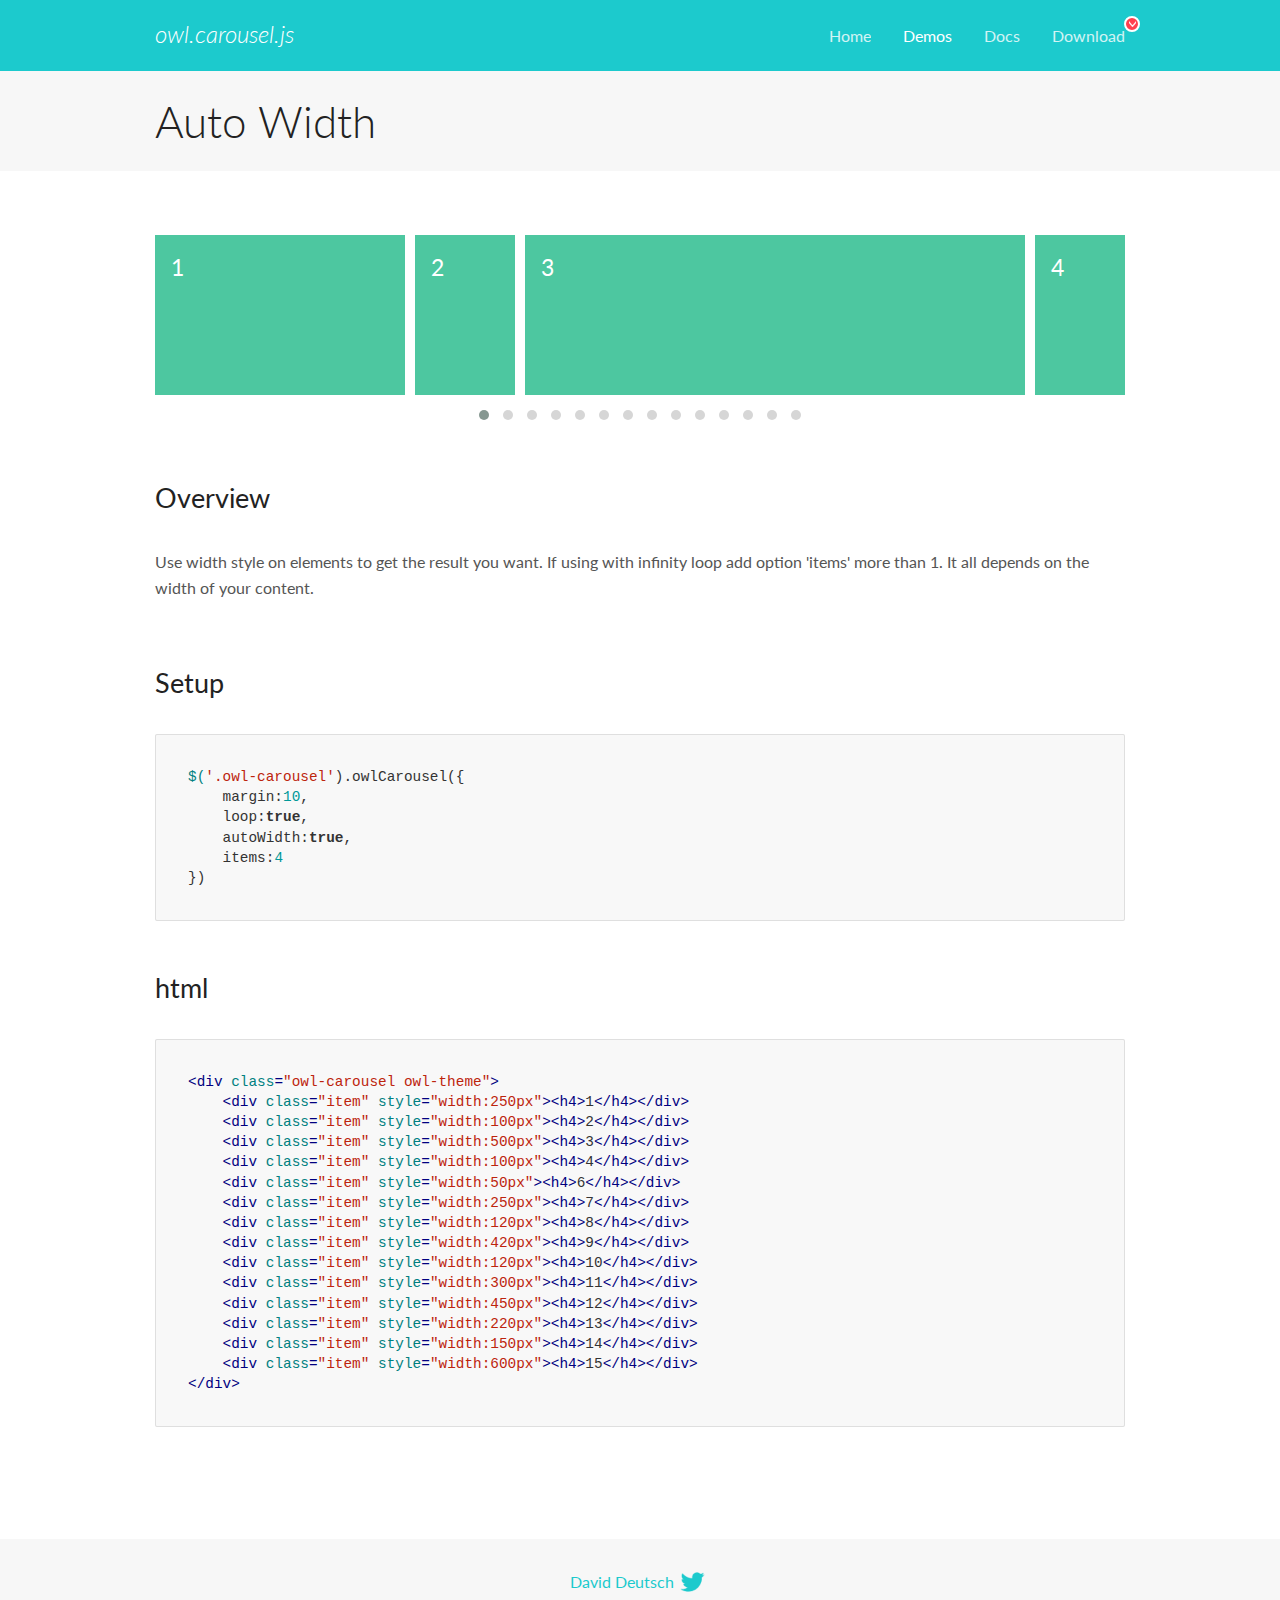
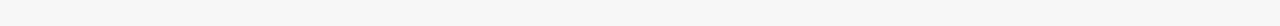
<file: assets/lib/owl.carousel/docs/demos/autowidth.html>
<!DOCTYPE html>
<html lang="en">
  <head>

    <!-- head -->
    <meta charset="utf-8">
    <meta name="msapplication-tap-highlight" content="no" />
    <meta name="viewport" content="width=device-width, initial-scale=1.0" />
    <meta name="description" content="Auto Width">
    <meta name="author" content="David Deutsch">
    <title>
      Auto Width Demo | Owl Carousel | 2.2.1
    </title>

    <!-- Stylesheets -->
    <link href='https://fonts.googleapis.com/css?family=Lato:300,400,700,400italic,300italic' rel='stylesheet' type='text/css'>
    <link rel="stylesheet" href="../assets/css/docs.theme.min.css">

    <!-- Owl Stylesheets -->
    <link rel="stylesheet" href="../assets/owlcarousel/assets/owl.carousel.min.css">
    <link rel="stylesheet" href="../assets/owlcarousel/assets/owl.theme.default.min.css">

    <!-- HTML5 shim and Respond.js IE8 support of HTML5 elements and media queries -->

    <!--[if lt IE 9]>
      <script src="https://oss.maxcdn.com/libs/html5shiv/3.7.0/html5shiv.js"></script>
      <script src="https://oss.maxcdn.com/libs/respond.js/1.3.0/respond.min.js"></script>
    <![endif]-->

    <!-- Favicons -->
    <link rel="apple-touch-icon-precomposed" sizes="144x144" href="../assets/ico/apple-touch-icon-144-precomposed.png">
    <link rel="shortcut icon" href="../assets/ico/favicon.png">
    <link rel="shortcut icon" href="favicon.ico">

    <!-- Yeah i know js should not be in header. Its required for demos.-->

    <!-- javascript -->
    <script src="../assets/vendors/jquery.min.js"></script>
    <script src="../assets/owlcarousel/owl.carousel.js"></script>
  </head>
  <body>

    <!-- header -->
    <header class="header">
      <div class="row">
        <div class="large-12 columns">
          <div class="brand left">
            <h3>
              <a href="/OwlCarousel2/">owl.carousel.js</a> 
            </h3>
          </div>
          <a id="toggle-nav" class="right">
            <span></span> <span></span> <span></span> 
          </a> 
          <div class="nav-bar">
            <ul class="clearfix">
              <li> <a href="/OwlCarousel2/index.html">Home</a>  </li>
              <li class="active">
                <a href="/OwlCarousel2/demos/demos.html">Demos</a> 
              </li>
              <li> <a href="/OwlCarousel2/docs/started-welcome.html">Docs</a>  </li>
              <li>
                <a href="https://github.com/OwlCarousel2/OwlCarousel2/archive/2.2.1.zip">Download</a> 
                <span class="download"></span> 
              </li>
            </ul>
          </div>
        </div>
      </div>
    </header>

    <!-- title -->
    <section class="title">
      <div class="row">
        <div class="large-12 columns">
          <h1>Auto Width</h1>
        </div>
      </div>
    </section>

    <!--  Demos -->
    <section id="demos">
      <div class="row">
        <div class="large-12 columns">
          <div class="owl-carousel owl-theme">
            <div class="item" style="width:250px">
              <h4>1</h4>
            </div>
            <div class="item" style="width:100px">
              <h4>2</h4>
            </div>
            <div class="item" style="width:500px">
              <h4>3</h4>
            </div>
            <div class="item" style="width:100px">
              <h4>4</h4>
            </div>
            <div class="item" style="width:50px">
              <h4>6</h4>
            </div>
            <div class="item" style="width:250px">
              <h4>7</h4>
            </div>
            <div class="item" style="width:120px">
              <h4>8</h4>
            </div>
            <div class="item" style="width:420px">
              <h4>9</h4>
            </div>
            <div class="item" style="width:120px">
              <h4>10</h4>
            </div>
            <div class="item" style="width:300px">
              <h4>11</h4>
            </div>
            <div class="item" style="width:450px">
              <h4>12</h4>
            </div>
            <div class="item" style="width:220px">
              <h4>13</h4>
            </div>
            <div class="item" style="width:150px">
              <h4>14</h4>
            </div>
            <div class="item" style="width:600px">
              <h4>15</h4>
            </div>
          </div>
          <h3 id="overview">Overview</h3>
          <p>Use width style on elements to get the result you want. If using with infinity loop add option &#39;items&#39; more than 1. It all depends on the width of your content.</p>
          <h3 id="setup">Setup</h3>
          <pre><code>$(&#39;.owl-carousel&#39;).owlCarousel({
    margin:10,
    loop:true,
    autoWidth:true,
    items:4
})</code></pre>
          <h3 id="html">html</h3>
          <pre><code>&lt;div class=&quot;owl-carousel owl-theme&quot;&gt;
    &lt;div class=&quot;item&quot; style=&quot;width:250px&quot;&gt;&lt;h4&gt;1&lt;/h4&gt;&lt;/div&gt;
    &lt;div class=&quot;item&quot; style=&quot;width:100px&quot;&gt;&lt;h4&gt;2&lt;/h4&gt;&lt;/div&gt;
    &lt;div class=&quot;item&quot; style=&quot;width:500px&quot;&gt;&lt;h4&gt;3&lt;/h4&gt;&lt;/div&gt;
    &lt;div class=&quot;item&quot; style=&quot;width:100px&quot;&gt;&lt;h4&gt;4&lt;/h4&gt;&lt;/div&gt;
    &lt;div class=&quot;item&quot; style=&quot;width:50px&quot;&gt;&lt;h4&gt;6&lt;/h4&gt;&lt;/div&gt;
    &lt;div class=&quot;item&quot; style=&quot;width:250px&quot;&gt;&lt;h4&gt;7&lt;/h4&gt;&lt;/div&gt;
    &lt;div class=&quot;item&quot; style=&quot;width:120px&quot;&gt;&lt;h4&gt;8&lt;/h4&gt;&lt;/div&gt;
    &lt;div class=&quot;item&quot; style=&quot;width:420px&quot;&gt;&lt;h4&gt;9&lt;/h4&gt;&lt;/div&gt;
    &lt;div class=&quot;item&quot; style=&quot;width:120px&quot;&gt;&lt;h4&gt;10&lt;/h4&gt;&lt;/div&gt;
    &lt;div class=&quot;item&quot; style=&quot;width:300px&quot;&gt;&lt;h4&gt;11&lt;/h4&gt;&lt;/div&gt;
    &lt;div class=&quot;item&quot; style=&quot;width:450px&quot;&gt;&lt;h4&gt;12&lt;/h4&gt;&lt;/div&gt;
    &lt;div class=&quot;item&quot; style=&quot;width:220px&quot;&gt;&lt;h4&gt;13&lt;/h4&gt;&lt;/div&gt;
    &lt;div class=&quot;item&quot; style=&quot;width:150px&quot;&gt;&lt;h4&gt;14&lt;/h4&gt;&lt;/div&gt;
    &lt;div class=&quot;item&quot; style=&quot;width:600px&quot;&gt;&lt;h4&gt;15&lt;/h4&gt;&lt;/div&gt;
&lt;/div&gt;</code></pre>
          <script>
            $(document).ready(function() {
              $('.owl-carousel').owlCarousel({
                margin: 10,
                loop: true,
                autoWidth: true,
                items: 4
              })
            })
          </script>
        </div>
      </div>
    </section>

    <!-- footer -->
    <footer class="footer">
      <div class="row">
        <div class="large-12 columns">
          <h5>
            <a href="/OwlCarousel2/docs/support-contact.html">David Deutsch</a> 
            <a id="custom-tweet-button" href="https://twitter.com/share?url=https://github.com/OwlCarousel2/OwlCarousel2&text=Owl Carousel - This is so awesome! " target="_blank"></a> 
          </h5>
        </div>
      </div>
    </footer>

    <!-- vendors -->
    <script src="../assets/vendors/highlight.js"></script>
    <script src="../assets/js/app.js"></script>
  </body>
</html>
</file>
